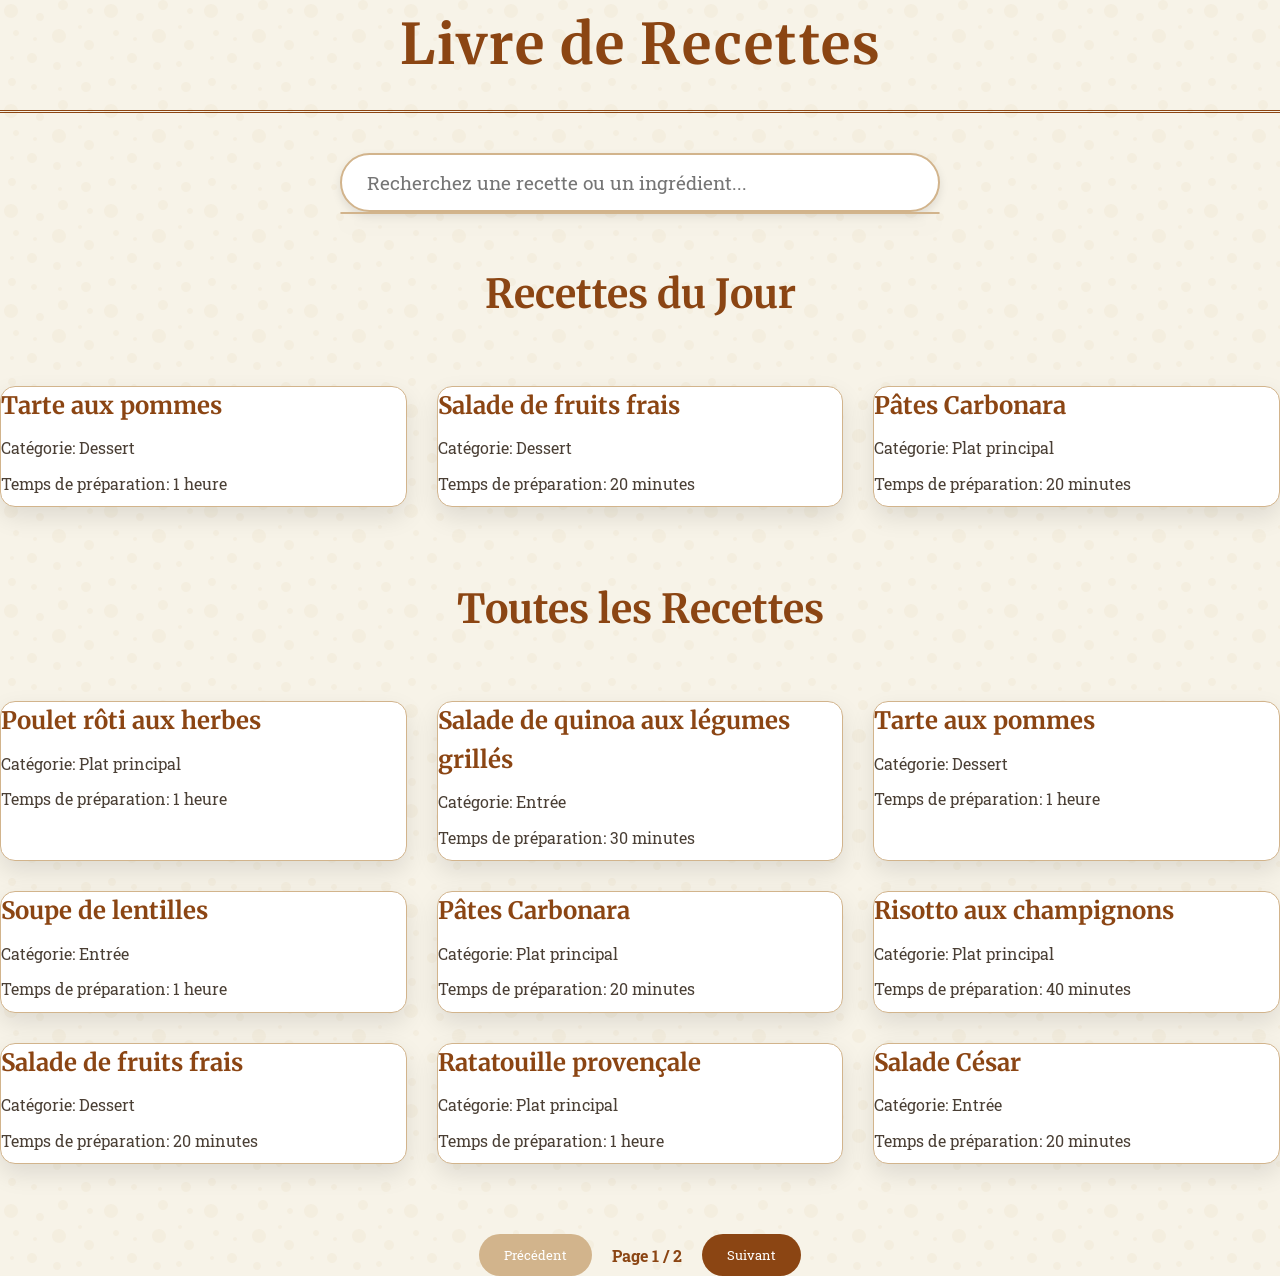
<file: Happy-meal/index.html>
<!DOCTYPE html>
<html lang="fr">
<head>
    <meta charset="UTF-8">
    <meta name="viewport" content="width=device-width, initial-scale=1.0">
    <title>Livre de Recettes</title>
    <link rel="stylesheet" href="./style.css">
    <script src=""></script>
    
   
</head>
<body>
    <h1>Livre de Recettes</h1>

    <div id="search-container">
        <input type="text" id="search-input" placeholder="Recherchez une recette ou un ingrédient...">
        <div id="autocomplete-list"></div>
    </div>

    <h2>Recettes du Jour</h2>
    <div id="random-recipes"></div>

    <h2>Toutes les Recettes</h2>
    <div id="all-recipes"></div>

    <div class="pagination">
        <button id="prev-page">Précédent</button>
        <span id="page-number">Page 1</span>
        <button id="next-page">Suivant</button>
    </div>

    <script>

let recipes = [];
let currentPage = 1;
const RECIPES_PER_PAGE = 9;

async function fetchRecipes() {
    try {
        const response = await fetch('./data.json');
        const data = await response.json();
        
        recipes = data.recettes.map(recipe => ({
            ...recipe,
            image: recipe.image || `https://via.placeholder.com/300x250.png?text=${encodeURIComponent(recipe.nom)}`
        }));
        
        displayRandomRecipes();
        displayAllRecipes();
    } catch (error) {
        console.error('Erreur lors du chargement des recettes:', error);
    }
}

function displayRandomRecipes() {
    const container = document.getElementById('random-recipes');
    container.innerHTML = '';
    const shuffledRecipes = [...recipes].sort(() => 0.5 - Math.random()).slice(0, 3);
    shuffledRecipes.forEach(recipe => container.appendChild(createRecipeCard(recipe)));
}

function displayAllRecipes() {
    const container = document.getElementById('all-recipes');
    container.innerHTML = '';
    const start = (currentPage - 1) * RECIPES_PER_PAGE;
    recipes.slice(start, start + RECIPES_PER_PAGE).forEach(recipe => container.appendChild(createRecipeCard(recipe)));
    updatePagination();
}

function createRecipeCard(recipe) {
    const card = document.createElement('div');
    card.classList.add('recipe-card');
    
    card.innerHTML = `
        <img src="${recipe.image}" alt="${recipe.nom}" class="recipe-card-image">
        <div class="recipe-card-content">
            <h3>${recipe.nom}</h3>
            <p>Catégorie: ${recipe.categorie}</p>
            <p>Temps de préparation: ${recipe.temps_preparation}</p>
        </div>
    `;
    
    return card;
}


        async function fetchRecipes() {
            try {
                const response = await fetch('./data.json');
                const data = await response.json();
                console.log(data,'coucou ')
                
                recipes = data.recettes || [];
                displayRandomRecipes();
                displayAllRecipes();
            } catch (error) {
                console.error('Erreur lors du chargement des recettes:', error);
            }
        }

        function displayRandomRecipes() {
            const container = document.getElementById('random-recipes');
            container.innerHTML = '';
            const shuffledRecipes = [...recipes].sort(() => 0.5 - Math.random()).slice(0, 3);
            shuffledRecipes.forEach(recipe => container.appendChild(createRecipeCard(recipe)));
        }

        function displayAllRecipes() {
            const container = document.getElementById('all-recipes');
            container.innerHTML = '';
            const start = (currentPage - 1) * RECIPES_PER_PAGE;
            recipes.slice(start, start + RECIPES_PER_PAGE).forEach(recipe => container.appendChild(createRecipeCard(recipe)));
            updatePagination();
        }

        function createRecipeCard(recipe) {
            const card = document.createElement('div');
            card.classList.add('recipe-card');
            card.innerHTML = `<h3>${recipe.nom}</h3><p>Catégorie: ${recipe.categorie}</p><p>Temps de préparation: ${recipe.temps_preparation}</p>`;
            return card;
        }

        function updatePagination() {
            const totalPages = Math.ceil(recipes.length / RECIPES_PER_PAGE) || 1;
            document.getElementById('page-number').textContent = `Page ${currentPage} / ${totalPages}`;
            document.getElementById('prev-page').disabled = currentPage === 1;
            document.getElementById('next-page').disabled = currentPage === totalPages;
        }

        function setupAutocomplete() {
            const searchInput = document.getElementById('search-input');
            const autocompleteList = document.getElementById('autocomplete-list');

            searchInput.addEventListener('input', function() {
                const searchTerm = this.value.toLowerCase();
                autocompleteList.innerHTML = '';
                if (searchTerm.length > 1) {
                    recipes.filter(recipe => recipe.nom.toLowerCase().includes(searchTerm) || 
                        recipe.ingredients.some(ing => typeof ing === 'string' ? ing.toLowerCase().includes(searchTerm) : ing.nom.toLowerCase().includes(searchTerm)))
                        .slice(0, 5).forEach(recipe => {
                            const div = document.createElement('div');
                            div.textContent = recipe.nom;
                            div.addEventListener('click', () => {
                                searchInput.value = recipe.nom;
                                autocompleteList.innerHTML = '';
                            });
                            autocompleteList.appendChild(div);
                        });
                }
            });

            document.addEventListener('click', e => {
                if (!searchInput.contains(e.target) && !autocompleteList.contains(e.target)) {
                    autocompleteList.innerHTML = '';
                }
            });
        }

        document.getElementById('prev-page').addEventListener('click', () => { if (currentPage > 1) { currentPage--; displayAllRecipes(); } });
        document.getElementById('next-page').addEventListener('click', () => { if (currentPage < Math.ceil(recipes.length / RECIPES_PER_PAGE)) { currentPage++; displayAllRecipes(); } });

        document.addEventListener('DOMContentLoaded', () => { fetchRecipes(); setupAutocomplete(); });
    </script>
</body>
</html>
</file>
<file: Happy-meal/style.css>
@import url('https://fonts.googleapis.com/css2?family=Merriweather:wght@400;700&family=Roboto+Slab:wght@300;400;700&display=swap');

:root {
    --color-background: #f7f3e8;
    --color-text: #4a3f35;
    --color-accent: #8b4513;
    --color-light-brown: #d2b48c;
    --color-cream: #fffaf0;
    --color-shadow: rgba(0,0,0,0.1);
}

* {
    margin: 0;
    padding: 0;
    box-sizing: border-box;
}

body {
    font-family: 'Roboto Slab', serif;
    background-color: var(--color-background);
    color: var(--color-text);
    line-height: 1.6;
    background-image: url('data:image/svg+xml;utf8,<svg xmlns="http://www.w3.org/2000/svg" width="100" height="100" viewBox="0 0 100 100"><g fill="%23f0e6d2" fill-opacity="0.4"><path d="M11 18c3.866 0 7-3.134 7-7s-3.134-7-7-7-7 3.134-7 7 3.134 7 7 7zm48 25c3.866 0 7-3.134 7-7s-3.134-7-7-7-7 3.134-7 7 3.134 7 7 7zm-43-7c1.657 0 3-1.343 3-3s-1.343-3-3-3-3 1.343-3 3 1.343 3 3 3zm63 31c1.657 0 3-1.343 3-3s-1.343-3-3-3-3 1.343-3 3 1.343 3 3 3zM34 90c1.657 0 3-1.343 3-3s-1.343-3-3-3-3 1.343-3 3 1.343 3 3 3zm56-76c1.657 0 3-1.343 3-3s-1.343-3-3-3-3 1.343-3 3 1.343 3 3 3zM12 86c2.21 0 4-1.79 4-4s-1.79-4-4-4-4 1.79-4 4 1.79 4 4 4zm28-65c2.21 0 4-1.79 4-4s-1.79-4-4-4-4 1.79-4 4 1.79 4 4 4zm23-11c2.76 0 5-2.24 5-5s-2.24-5-5-5-5 2.24-5 5 2.24 5 5 5zm-6 60c2.21 0 4-1.79 4-4s-1.79-4-4-4-4 1.79-4 4 1.79 4 4 4zm29 22c2.76 0 5-2.24 5-5s-2.24-5-5-5-5 2.24-5 5 2.24 5 5 5zM32 63c2.76 0 5-2.24 5-5s-2.24-5-5-5-5 2.24-5 5 2.24 5 5 5zm57-13c2.76 0 5-2.24 5-5s-2.24-5-5-5-5 2.24-5 5 2.24 5 5 5zm-9-21c1.105 0 2-.895 2-2s-.895-2-2-2-2 .895-2 2 .895 2 2 2zM60 91c1.105 0 2-.895 2-2s-.895-2-2-2-2 .895-2 2 .895 2 2 2zM35 41c1.105 0 2-.895 2-2s-.895-2-2-2-2 .895-2 2 .895 2 2 2zM12 60c1.105 0 2-.895 2-2s-.895-2-2-2-2 .895-2 2 .895 2 2 2z"/></g></svg>');
}

.cookbook-container {
    max-width: 1200px;
    margin: 0 auto;
    padding: 40px 20px;
    background-color: var(--color-cream);
    box-shadow: 0 0 30px var(--color-shadow);
}

h1 {
    font-family: 'Merriweather', serif;
    text-align: center;
    font-size: 3.5rem;
    color: var(--color-accent);
    margin-bottom: 40px;
    border-bottom: 3px double var(--color-accent);
    padding-bottom: 20px;
    letter-spacing: 2px;
}

h2 {
    font-family: 'Merriweather', serif;
    text-align: center;
    font-size: 2.5rem;
    color: var(--color-accent);
    margin: 40px 0 30px;
}

#search-container {
    max-width: 600px;
    margin: 0 auto 50px;
    position: relative;
}

#search-input {
    width: 100%;
    padding: 15px 25px;
    font-size: 1.2rem;
    border: 2px solid var(--color-light-brown);
    border-radius: 30px;
    background-color: white;
    font-family: 'Roboto Slab', serif;
    box-shadow: 0 4px 10px var(--color-shadow);
    transition: all 0.3s ease;
}

#search-input:focus {
    outline: none;
    border-color: var(--color-accent);
    box-shadow: 0 6px 15px var(--color-shadow);
}

#autocomplete-list {
    position: absolute;
    width: 100%;
    background-color: white;
    border: 1px solid var(--color-light-brown);
    border-radius: 10px;
    max-height: 300px;
    overflow-y: auto;
    box-shadow: 0 10px 20px var(--color-shadow);
    z-index: 100;
}

#autocomplete-list div {
    padding: 12px 20px;
    cursor: pointer;
    border-bottom: 1px solid var(--color-light-brown);
    transition: background-color 0.2s ease;
}

#autocomplete-list div:hover {
    background-color: var(--color-light-brown);
    color: white;
}

#random-recipes, #all-recipes {
    display: grid;
    grid-template-columns: repeat(auto-fill, minmax(300px, 1fr));
    gap: 30px;
    padding: 30px 0;
}

.recipe-card {
    background-color: white;
    border-radius: 15px;
    overflow: hidden;
    box-shadow: 0 10px 25px var(--color-shadow);
    transition: transform 0.3s ease;
    border: 1px solid var(--color-light-brown);
}

.recipe-card:hover {
    transform: scale(1.05);
    box-shadow: 0 15px 35px rgba(0,0,0,0.15);
}

.recipe-card-image {
    width: 100%;
    height: 250px;
    object-fit: cover;
    transition: transform 0.3s ease;
}

.recipe-card:hover .recipe-card-image {
    transform: scale(1.1);
}

.recipe-card-content {
    padding: 20px;
    background-color: var(--color-cream);
}

.recipe-card h3 {
    font-family: 'Merriweather', serif;
    color: var(--color-accent);
    margin-bottom: 10px;
    font-size: 1.5rem;
}

.recipe-card p {
    color: var(--color-text);
    font-size: 1rem;
    margin-bottom: 10px;
}

.pagination {
    display: flex;
    justify-content: center;
    align-items: center;
    margin-top: 40px;
    gap: 20px;
}

.pagination button {
    background-color: var(--color-accent);
    color: white;
    border: none;
    padding: 12px 25px;
    font-family: 'Roboto Slab', serif;
    border-radius: 30px;
    cursor: pointer;
    transition: all 0.3s ease;
}

.pagination button:hover {
    background-color: #6b3e23;
    transform: scale(1.05);
}

.pagination button:disabled {
    background-color: var(--color-light-brown);
    cursor: not-allowed;
}

#page-number {
    font-weight: bold;
    color: var(--color-accent);
}

@media (max-width: 768px) {
    #random-recipes, #all-recipes {
        grid-template-columns: 1fr;
    }
}
</file>
